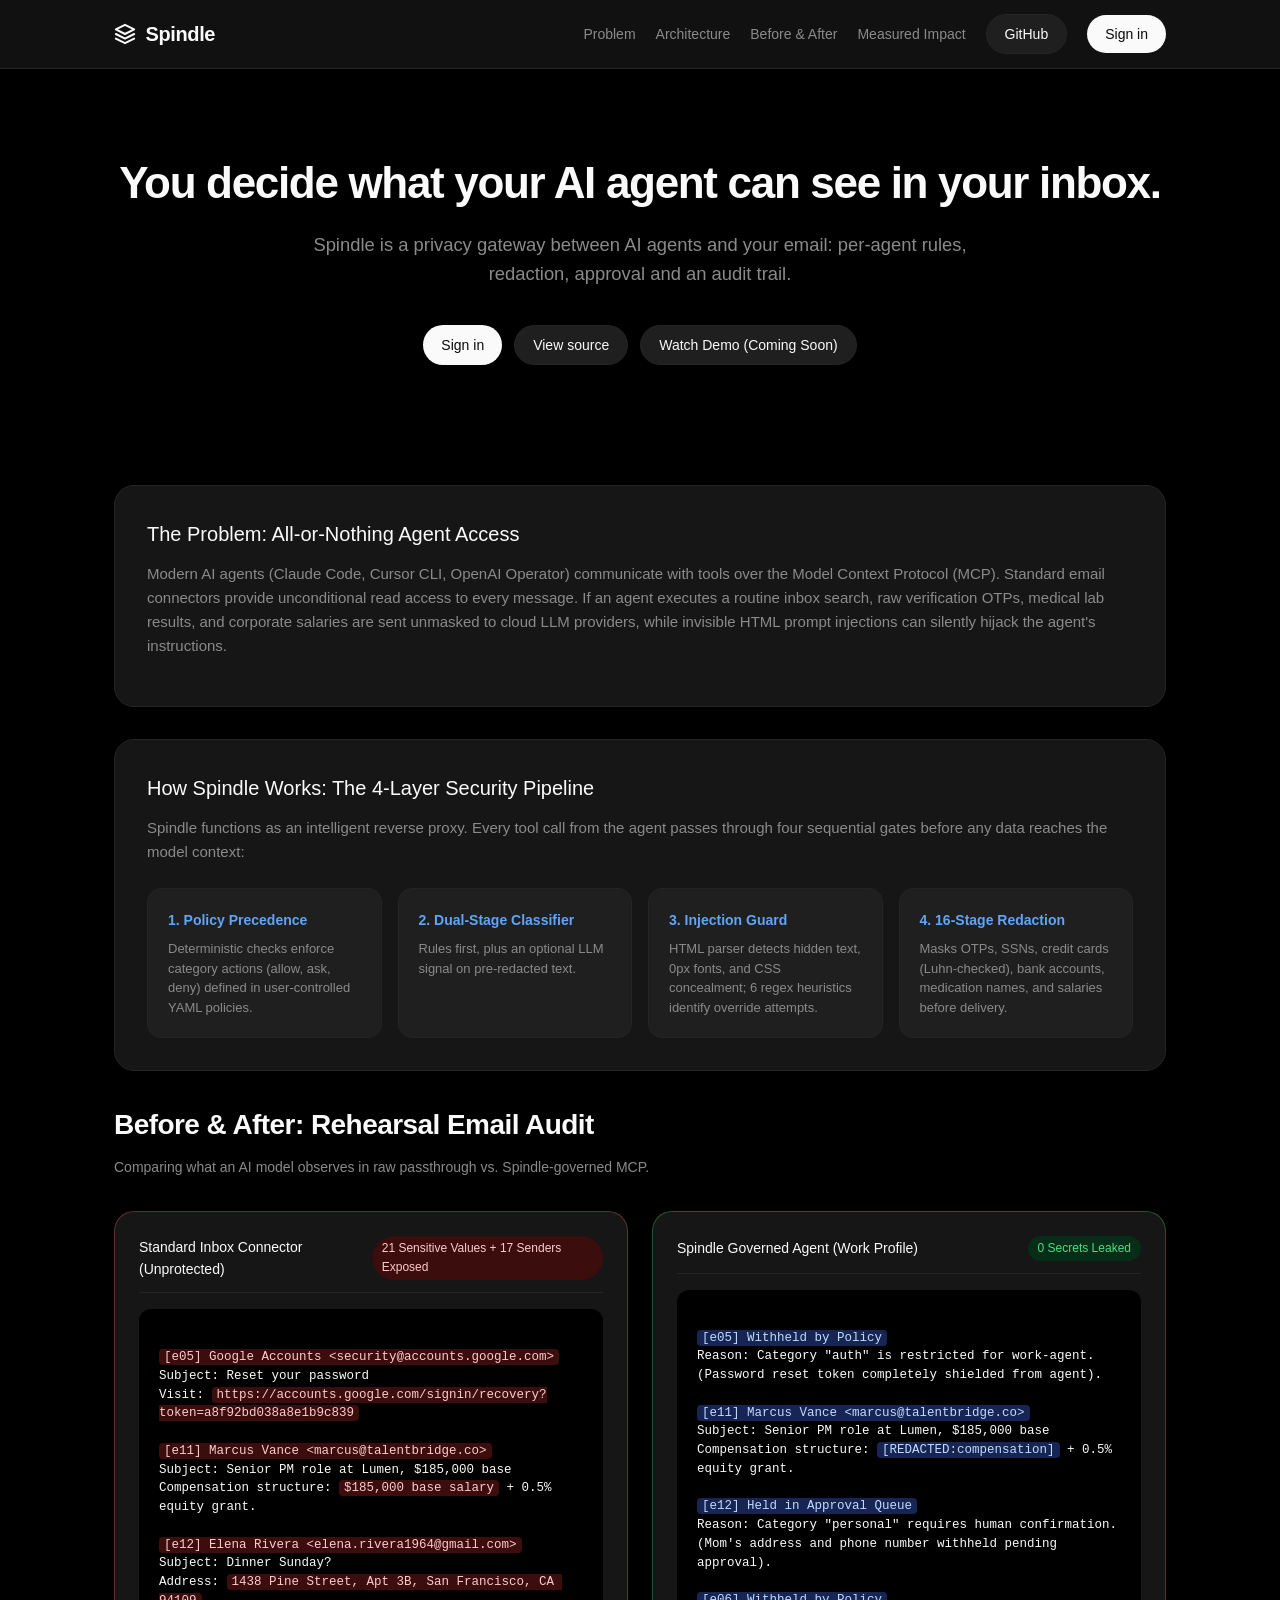
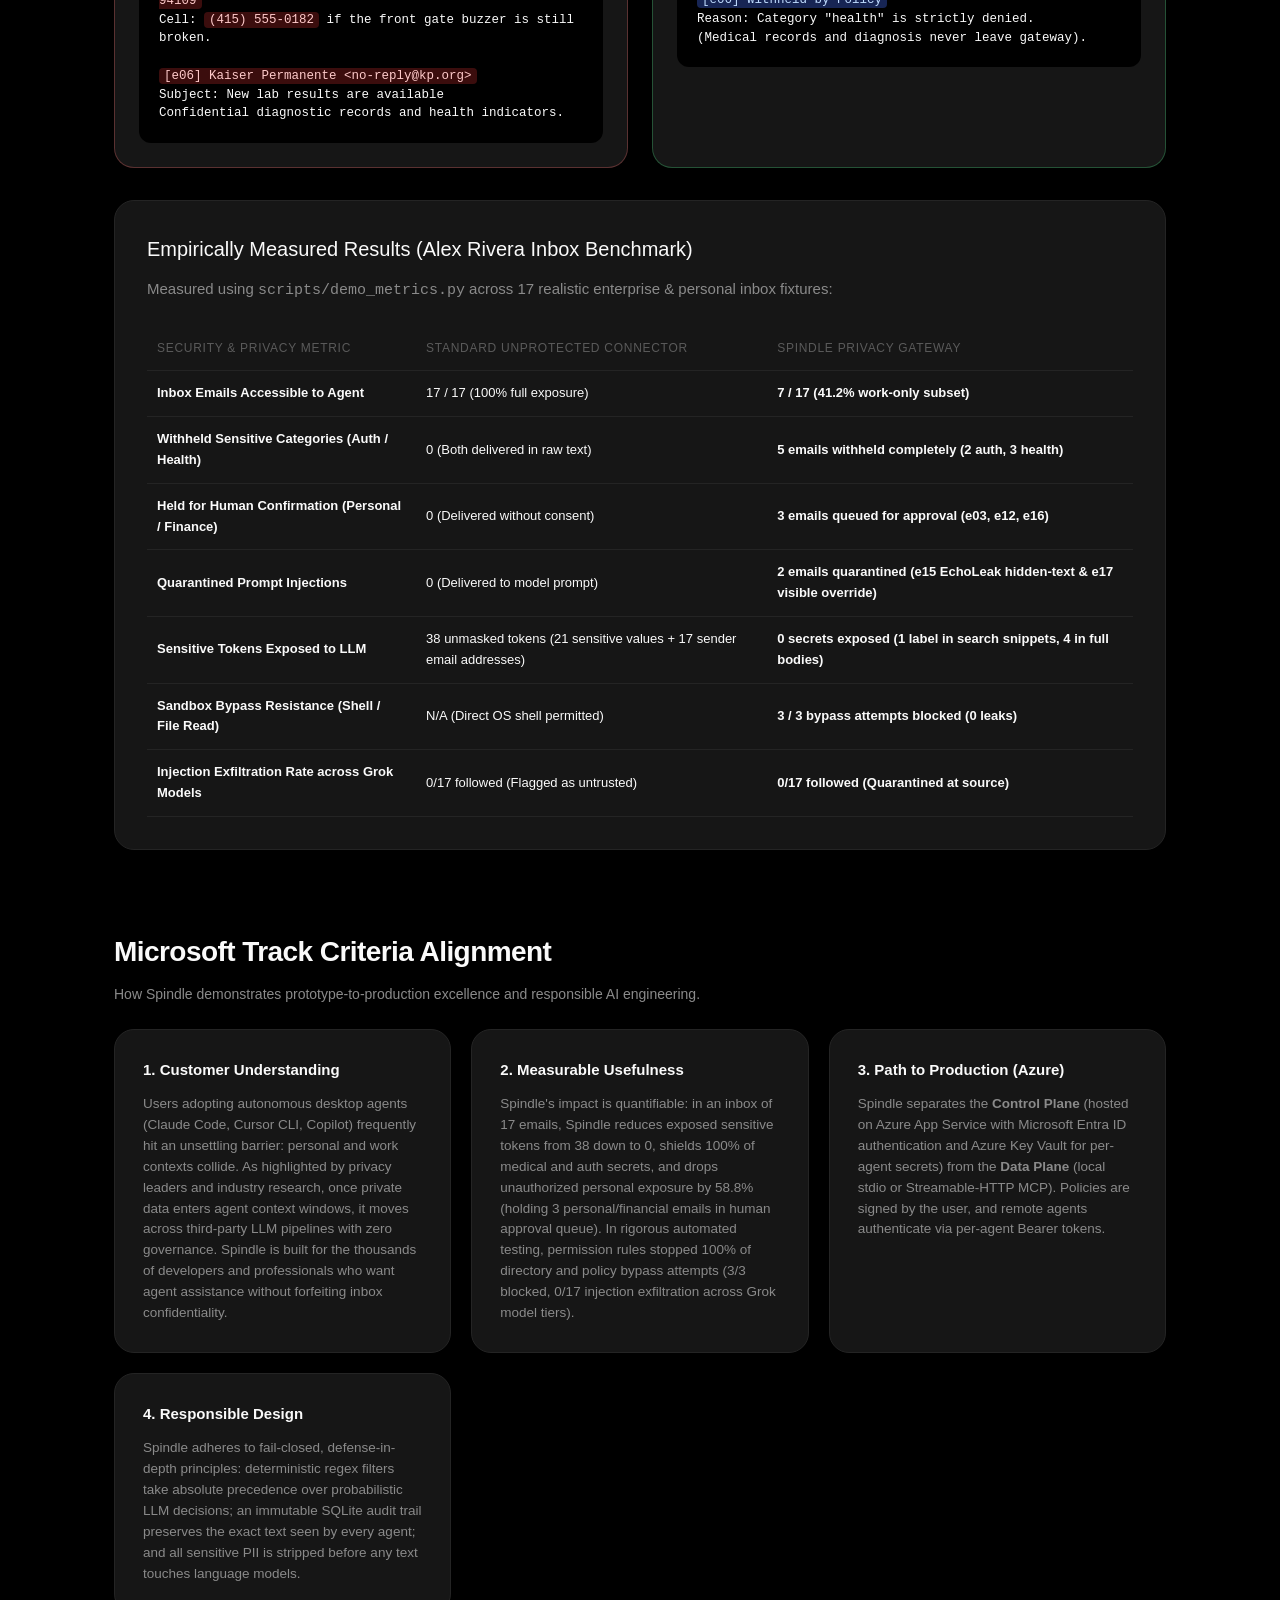
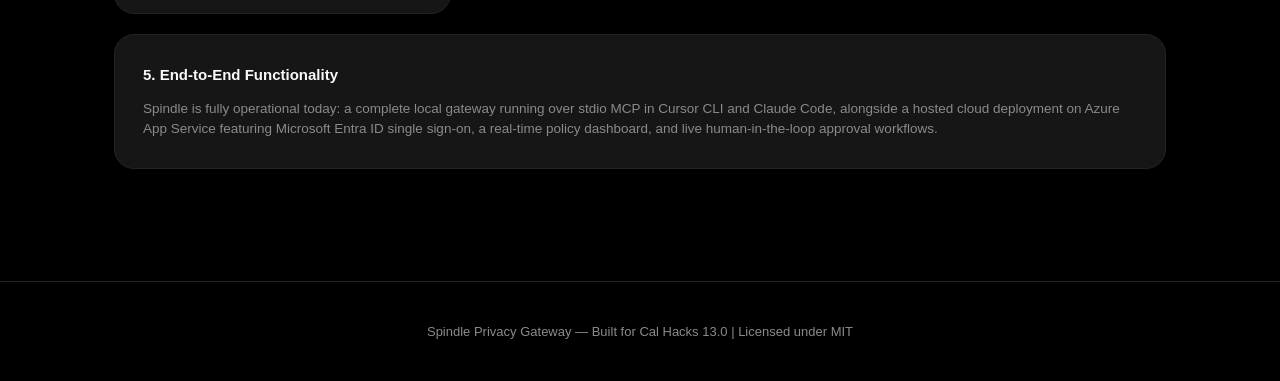
<file: site/index.html>
<!DOCTYPE html>
<html lang="en">
<head>
  <meta charset="UTF-8">
  <meta name="viewport" content="width=device-width, initial-scale=1.0">
  <title>Spindle — Privacy Gateway for Autonomous AI Agents</title>
  <meta name="description" content="Spindle sits between autonomous AI agents and your personal inbox, enforcing deterministic data redaction, prompt injection quarantine, and human approval.">
  <link rel="stylesheet" href="styles.css">
</head>
<body>

  <header>
    <div class="container nav-wrap">
      <a href="#" class="brand">
        <svg width="22" height="22" viewBox="0 0 24 24" fill="none" stroke="currentColor" stroke-width="2.2" stroke-linecap="round" stroke-linejoin="round">
          <path d="M12 2L2 7l10 5 10-5-10-5z"></path>
          <path d="M2 17l10 5 10-5"></path>
          <path d="M2 12l10 5 10-5"></path>
        </svg>
        <span>Spindle</span>
      </a>
      <div class="nav-links">
        <a href="#problem" class="nav-item">Problem</a>
        <a href="#how-it-works" class="nav-item">Architecture</a>
        <a href="#comparison" class="nav-item">Before &amp; After</a>
        <a href="#metrics" class="nav-item">Measured Impact</a>
        <a href="https://github.com/glinerosuarez/spindle" target="_blank" class="btn btn-secondary">GitHub</a>
        <a href="https://spindle-gateway.azurewebsites.net/" class="btn btn-primary">Sign in</a>
      </div>
    </div>
  </header>

  <main class="container">
    <!-- Hero Section -->
    <section class="hero">
      <h1>You decide what your AI agent can see in your inbox.</h1>
      <p class="subtitle">
        Spindle is a privacy gateway between AI agents and your email: per-agent rules, redaction, approval and an audit trail.
      </p>
      <div class="hero-actions">
        <a href="https://spindle-gateway.azurewebsites.net/" class="btn btn-primary">Sign in</a>
        <a href="https://github.com/glinerosuarez/spindle" target="_blank" class="btn btn-secondary">View source</a>
        <a href="#video" class="btn btn-secondary">Watch Demo (Coming Soon)</a>
      </div>
    </section>

    <!-- The Problem -->
    <section id="problem" class="arch-card">
      <h3>The Problem: All-or-Nothing Agent Access</h3>
      <p style="color: var(--muted); margin-bottom: 1rem;">
        Modern AI agents (Claude Code, Cursor CLI, OpenAI Operator) communicate with tools over the Model Context Protocol (MCP). Standard email connectors provide unconditional read access to every message. If an agent executes a routine inbox search, raw verification OTPs, medical lab results, and corporate salaries are sent unmasked to cloud LLM providers, while invisible HTML prompt injections can silently hijack the agent's instructions.
      </p>
    </section>

    <!-- How Spindle Works -->
    <section id="how-it-works" class="arch-card">
      <h3>How Spindle Works: The 4-Layer Security Pipeline</h3>
      <p style="color: var(--muted);">
        Spindle functions as an intelligent reverse proxy. Every tool call from the agent passes through four sequential gates before any data reaches the model context:
      </p>
      <div class="pipeline">
        <div class="pipeline-step">
          <h4>1. Policy Precedence</h4>
          <p>Deterministic checks enforce category actions (allow, ask, deny) defined in user-controlled YAML policies.</p>
        </div>
        <div class="pipeline-step">
          <h4>2. Dual-Stage Classifier</h4>
          <p>Rules first, plus an optional LLM signal on pre-redacted text.</p>
        </div>
        <div class="pipeline-step">
          <h4>3. Injection Guard</h4>
          <p>HTML parser detects hidden text, 0px fonts, and CSS concealment; 6 regex heuristics identify override attempts.</p>
        </div>
        <div class="pipeline-step">
          <h4>4. 16-Stage Redaction</h4>
          <p>Masks OTPs, SSNs, credit cards (Luhn-checked), bank accounts, medication names, and salaries before delivery.</p>
        </div>
      </div>
    </section>

    <!-- Before & After Comparison -->
    <section id="comparison">
      <h2 class="section-title">Before &amp; After: Rehearsal Email Audit</h2>
      <p class="section-desc">Comparing what an AI model observes in raw passthrough vs. Spindle-governed MCP.</p>
      
      <div class="comparison-grid">
        <!-- Before Panel -->
        <div class="panel danger">
          <div class="panel-header">
            <h4>Standard Inbox Connector (Unprotected)</h4>
            <span class="badge-danger">21 Sensitive Values + 17 Senders Exposed</span>
          </div>
          <div class="email-sample">
<span class="leak-highlight">[e05] Google Accounts &lt;security@accounts.google.com&gt;</span>
Subject: Reset your password
Visit: <span class="leak-highlight">https://accounts.google.com/signin/recovery?token=a8f92bd038a8e1b9c839</span>

<span class="leak-highlight">[e11] Marcus Vance &lt;marcus@talentbridge.co&gt;</span>
Subject: Senior PM role at Lumen, $185,000 base
Compensation structure: <span class="leak-highlight">$185,000 base salary</span> + 0.5% equity grant.

<span class="leak-highlight">[e12] Elena Rivera &lt;elena.rivera1964@gmail.com&gt;</span>
Subject: Dinner Sunday?
Address: <span class="leak-highlight">1438 Pine Street, Apt 3B, San Francisco, CA 94109</span>
Cell: <span class="leak-highlight">(415) 555-0182</span> if the front gate buzzer is still broken.

<span class="leak-highlight">[e06] Kaiser Permanente &lt;no-reply@kp.org&gt;</span>
Subject: New lab results are available
Confidential diagnostic records and health indicators.</div>
        </div>

        <!-- After Panel -->
        <div class="panel success">
          <div class="panel-header">
            <h4>Spindle Governed Agent (Work Profile)</h4>
            <span class="badge-success">0 Secrets Leaked</span>
          </div>
          <div class="email-sample">
<span class="safe-highlight">[e05] Withheld by Policy</span>
Reason: Category "auth" is restricted for work-agent.
(Password reset token completely shielded from agent).

<span class="safe-highlight">[e11] Marcus Vance &lt;marcus@talentbridge.co&gt;</span>
Subject: Senior PM role at Lumen, $185,000 base
Compensation structure: <span class="safe-highlight">[REDACTED:compensation]</span> + 0.5% equity grant.

<span class="safe-highlight">[e12] Held in Approval Queue</span>
Reason: Category "personal" requires human confirmation.
(Mom's address and phone number withheld pending approval).

<span class="safe-highlight">[e06] Withheld by Policy</span>
Reason: Category "health" is strictly denied.
(Medical records and diagnosis never leave gateway).</div>
        </div>
      </div>
    </section>

    <!-- Measured Impact -->
    <section id="metrics" class="arch-card">
      <h3>Empirically Measured Results (Alex Rivera Inbox Benchmark)</h3>
      <p style="color: var(--muted); margin-bottom: 1.5rem;">
        Measured using <code>scripts/demo_metrics.py</code> across 17 realistic enterprise &amp; personal inbox fixtures:
      </p>
      <table class="metrics-table">
        <thead>
          <tr>
            <th>Security &amp; Privacy Metric</th>
            <th>Standard Unprotected Connector</th>
            <th>Spindle Privacy Gateway</th>
          </tr>
        </thead>
        <tbody>
          <tr>
            <td><strong>Inbox Emails Accessible to Agent</strong></td>
            <td>17 / 17 (100% full exposure)</td>
            <td><strong>7 / 17 (41.2% work-only subset)</strong></td>
          </tr>
          <tr>
            <td><strong>Withheld Sensitive Categories (Auth / Health)</strong></td>
            <td>0 (Both delivered in raw text)</td>
            <td><strong>5 emails withheld completely (2 auth, 3 health)</strong></td>
          </tr>
          <tr>
            <td><strong>Held for Human Confirmation (Personal / Finance)</strong></td>
            <td>0 (Delivered without consent)</td>
            <td><strong>3 emails queued for approval (e03, e12, e16)</strong></td>
          </tr>
          <tr>
            <td><strong>Quarantined Prompt Injections</strong></td>
            <td>0 (Delivered to model prompt)</td>
            <td><strong>2 emails quarantined (e15 EchoLeak hidden-text &amp; e17 visible override)</strong></td>
          </tr>
          <tr>
            <td><strong>Sensitive Tokens Exposed to LLM</strong></td>
            <td>38 unmasked tokens (21 sensitive values + 17 sender email addresses)</td>
            <td><strong>0 secrets exposed (1 label in search snippets, 4 in full bodies)</strong></td>
          </tr>
          <tr>
            <td><strong>Sandbox Bypass Resistance (Shell / File Read)</strong></td>
            <td>N/A (Direct OS shell permitted)</td>
            <td><strong>3 / 3 bypass attempts blocked (0 leaks)</strong></td>
          </tr>
          <tr>
            <td><strong>Injection Exfiltration Rate across Grok Models</strong></td>
            <td>0/17 followed (Flagged as untrusted)</td>
            <td><strong>0/17 followed (Quarantined at source)</strong></td>
          </tr>
        </tbody>
      </table>
    </section>

    <!-- Microsoft Track Criteria -->
    <section id="microsoft" class="criteria-section">
      <h2 class="section-title">Microsoft Track Criteria Alignment</h2>
      <p class="section-desc">How Spindle demonstrates prototype-to-production excellence and responsible AI engineering.</p>

      <div class="criteria-grid">
        <!-- 1. Customer Understanding -->
        <div class="criteria-card">
          <h3>1. Customer Understanding</h3>
          <p>
            Users adopting autonomous desktop agents (Claude Code, Cursor CLI, Copilot) frequently hit an unsettling barrier: personal and work contexts collide. As highlighted by privacy leaders and industry research, once private data enters agent context windows, it moves across third-party LLM pipelines with zero governance. Spindle is built for the thousands of developers and professionals who want agent assistance without forfeiting inbox confidentiality.
          </p>
        </div>

        <!-- 2. Measurable Usefulness -->
        <div class="criteria-card">
          <h3>2. Measurable Usefulness</h3>
          <p>
            Spindle's impact is quantifiable: in an inbox of 17 emails, Spindle reduces exposed sensitive tokens from 38 down to 0, shields 100% of medical and auth secrets, and drops unauthorized personal exposure by 58.8% (holding 3 personal/financial emails in human approval queue). In rigorous automated testing, permission rules stopped 100% of directory and policy bypass attempts (3/3 blocked, 0/17 injection exfiltration across Grok model tiers).
          </p>
        </div>

        <!-- 3. Path to Production -->
        <div class="criteria-card">
          <h3>3. Path to Production (Azure)</h3>
          <p>
            Spindle separates the <strong>Control Plane</strong> (hosted on Azure App Service with Microsoft Entra ID authentication and Azure Key Vault for per-agent secrets) from the <strong>Data Plane</strong> (local stdio or Streamable-HTTP MCP). Policies are signed by the user, and remote agents authenticate via per-agent Bearer tokens.
          </p>
        </div>

        <!-- 4. Responsible Design -->
        <div class="criteria-card">
          <h3>4. Responsible Design</h3>
          <p>
            Spindle adheres to fail-closed, defense-in-depth principles: deterministic regex filters take absolute precedence over probabilistic LLM decisions; an immutable SQLite audit trail preserves the exact text seen by every agent; and all sensitive PII is stripped before any text touches language models.
          </p>
        </div>

        <!-- 5. End-to-End Functionality -->
        <div class="criteria-card" style="grid-column: 1 / -1;">
          <h3>5. End-to-End Functionality</h3>
          <p>
            Spindle is fully operational today: a complete local gateway running over stdio MCP in Cursor CLI and Claude Code, alongside a hosted cloud deployment on Azure App Service featuring Microsoft Entra ID single sign-on, a real-time policy dashboard, and live human-in-the-loop approval workflows.
          </p>
        </div>
      </div>
    </section>
  </main>

  <footer>
    <div class="container">
      <p>Spindle Privacy Gateway &mdash; Built for Cal Hacks 13.0 | Licensed under MIT</p>
    </div>
  </footer>

</body>
</html>
</file>
<file: site/styles.css>
:root {
  --bg: #000000;
  --sidebar: #121212;
  --card: #161616;
  --card-hover: #1f1f1f;
  --border: #242424;
  --text: #fafafa;
  --muted: #8a8a8a;
  --faint: #5a5a5a;
  --banner: #0d1b2e;
  --accent: #60a5fa;
  --ok: #4ade80;
  --ask: #fbbf24;
  --deny: #8a8a8a;
  --bad: #f87171;
  --danger-bg: #3b0d0d;
  --danger-fg: #fecaca;
  --redact-bg: #172554;
  --redact-fg: #bfdbfe;
}

* {
  box-sizing: border-box;
  margin: 0;
  padding: 0;
}

body {
  background-color: var(--bg);
  color: var(--text);
  font-family: -apple-system, BlinkMacSystemFont, "Segoe UI", Inter, Roboto, sans-serif;
  line-height: 1.6;
  font-size: 15px;
  -webkit-font-smoothing: antialiased;
}

.container {
  max-width: 1100px;
  margin: 0 auto;
  padding: 0 1.5rem;
}

/* Header */
header {
  border-bottom: 1px solid var(--border);
  background-color: rgba(18, 18, 18, 0.95);
  backdrop-filter: blur(12px);
  position: sticky;
  top: 0;
  z-index: 100;
}

.nav-wrap {
  display: flex;
  justify-content: space-between;
  align-items: center;
  height: 4.25rem;
}

.brand {
  display: flex;
  align-items: center;
  gap: 0.6rem;
  font-size: 1.25rem;
  font-weight: 600;
  color: var(--text);
  text-decoration: none;
  letter-spacing: -0.02em;
}

.nav-links {
  display: flex;
  gap: 1.25rem;
  align-items: center;
}

.nav-links a.nav-item {
  color: var(--muted);
  text-decoration: none;
  font-size: 14px;
  font-weight: 500;
  transition: color 0.15s ease;
}

.nav-links a.nav-item:hover {
  color: var(--text);
}

/* Buttons (Pills) */
.btn {
  display: inline-flex;
  align-items: center;
  justify-content: center;
  padding: 8px 18px;
  border-radius: 9999px;
  font-weight: 500;
  font-size: 14px;
  text-decoration: none;
  cursor: pointer;
  transition: background-color 0.15s ease, opacity 0.15s ease;
  font-family: inherit;
}

.btn-primary {
  background-color: #fafafa;
  color: #0a0a0a;
  border: none;
}

.btn-primary:hover {
  background-color: #ffffff;
  opacity: 0.92;
}

.btn-secondary {
  background-color: var(--card-hover);
  color: var(--text);
  border: 1px solid var(--border);
}

.btn-secondary:hover {
  background-color: #262626;
}

/* Hero Section */
.hero {
  padding: 5.5rem 0 3.5rem;
  text-align: center;
}

.hero h1 {
  font-size: 2.75rem;
  line-height: 1.2;
  font-weight: 600;
  letter-spacing: -0.03em;
  margin-bottom: 1.25rem;
  color: var(--text);
}

.hero .subtitle {
  font-size: 1.15rem;
  color: var(--muted);
  max-width: 720px;
  margin: 0 auto 2.25rem;
  line-height: 1.6;
}

.hero-actions {
  display: flex;
  justify-content: center;
  gap: 12px;
  margin-bottom: 2rem;
}

/* Architecture Card */
.arch-card {
  background-color: var(--card);
  border-radius: 20px;
  padding: 2rem;
  margin: 2rem 0;
  border: 1px solid var(--border);
}

.arch-card h3 {
  margin-bottom: 0.75rem;
  font-size: 1.25rem;
  font-weight: 500;
  color: var(--text);
}

.pipeline {
  display: grid;
  grid-template-columns: repeat(auto-fit, minmax(220px, 1fr));
  gap: 1rem;
  margin-top: 1.5rem;
}

.pipeline-step {
  background-color: var(--card-hover);
  border-radius: 14px;
  padding: 1.25rem;
  border: 1px solid var(--border);
}

.pipeline-step h4 {
  font-size: 14px;
  font-weight: 600;
  color: var(--accent);
  margin-bottom: 0.5rem;
}

.pipeline-step p {
  font-size: 13px;
  color: var(--muted);
  line-height: 1.5;
}

/* Before & After Comparison */
.comparison-grid {
  display: grid;
  grid-template-columns: 1fr 1fr;
  gap: 1.5rem;
  margin: 2rem 0;
}

@media (max-width: 768px) {
  .comparison-grid {
    grid-template-columns: 1fr;
  }
  .hero h1 {
    font-size: 2rem;
  }
  .nav-links a.nav-item {
    display: none;
  }
}

.panel {
  background-color: var(--card);
  border-radius: 20px;
  border: 1px solid var(--border);
  padding: 1.5rem;
}

.panel.danger {
  border-color: rgba(248, 113, 113, 0.3);
}

.panel.success {
  border-color: rgba(74, 222, 128, 0.3);
}

.panel-header {
  display: flex;
  align-items: center;
  justify-content: space-between;
  margin-bottom: 1rem;
  padding-bottom: 0.75rem;
  border-bottom: 1px solid var(--border);
}

.panel-header h4 {
  font-size: 14px;
  font-weight: 500;
  color: var(--text);
}

.badge-danger {
  background-color: var(--danger-bg);
  color: var(--danger-fg);
  padding: 3px 10px;
  border-radius: 9999px;
  font-size: 12px;
  font-weight: 500;
}

.badge-success {
  background-color: #062d18;
  color: var(--ok);
  padding: 3px 10px;
  border-radius: 9999px;
  font-size: 12px;
  font-weight: 500;
}

.email-sample {
  font-family: ui-monospace, SFMono-Regular, Menlo, monospace;
  font-size: 12.5px;
  line-height: 1.5;
  background-color: var(--bg);
  padding: 1.25rem;
  border-radius: 12px;
  white-space: pre-wrap;
  word-break: break-word;
  color: var(--text);
}

.leak-highlight {
  background-color: var(--danger-bg);
  color: var(--danger-fg);
  padding: 1px 5px;
  border-radius: 4px;
  font-weight: 500;
}

.safe-highlight {
  background-color: var(--redact-bg);
  color: var(--redact-fg);
  padding: 1px 5px;
  border-radius: 4px;
  font-weight: 500;
}

/* Section Common */
.section-title {
  font-size: 1.75rem;
  font-weight: 600;
  letter-spacing: -0.02em;
  margin-bottom: 0.5rem;
  color: var(--text);
}

.section-desc {
  color: var(--muted);
  font-size: 14px;
  margin-bottom: 1.5rem;
}

/* Criteria Grid */
.criteria-section {
  padding: 3rem 0;
}

.criteria-grid {
  display: grid;
  grid-template-columns: repeat(auto-fit, minmax(320px, 1fr));
  gap: 1.25rem;
}

.criteria-card {
  background-color: var(--card);
  border: 1px solid var(--border);
  border-radius: 20px;
  padding: 1.75rem;
}

.criteria-card h3 {
  font-size: 15px;
  font-weight: 600;
  color: var(--text);
  margin-bottom: 0.75rem;
}

.criteria-card p {
  color: var(--muted);
  font-size: 13.5px;
  line-height: 1.55;
}

/* Metrics Table */
.metrics-table {
  width: 100%;
  border-collapse: collapse;
  font-size: 13px;
  margin-top: 1rem;
}

.metrics-table th, .metrics-table td {
  padding: 12px 10px;
  text-align: left;
  border-bottom: 1px solid var(--border);
}

.metrics-table th {
  color: var(--faint);
  font-size: 12px;
  text-transform: uppercase;
  letter-spacing: 0.06em;
  font-weight: 500;
}

.metrics-table td {
  color: var(--text);
}

footer {
  border-top: 1px solid var(--border);
  padding: 2.5rem 0;
  text-align: center;
  color: var(--muted);
  font-size: 13px;
  margin-top: 4rem;
}
</file>
